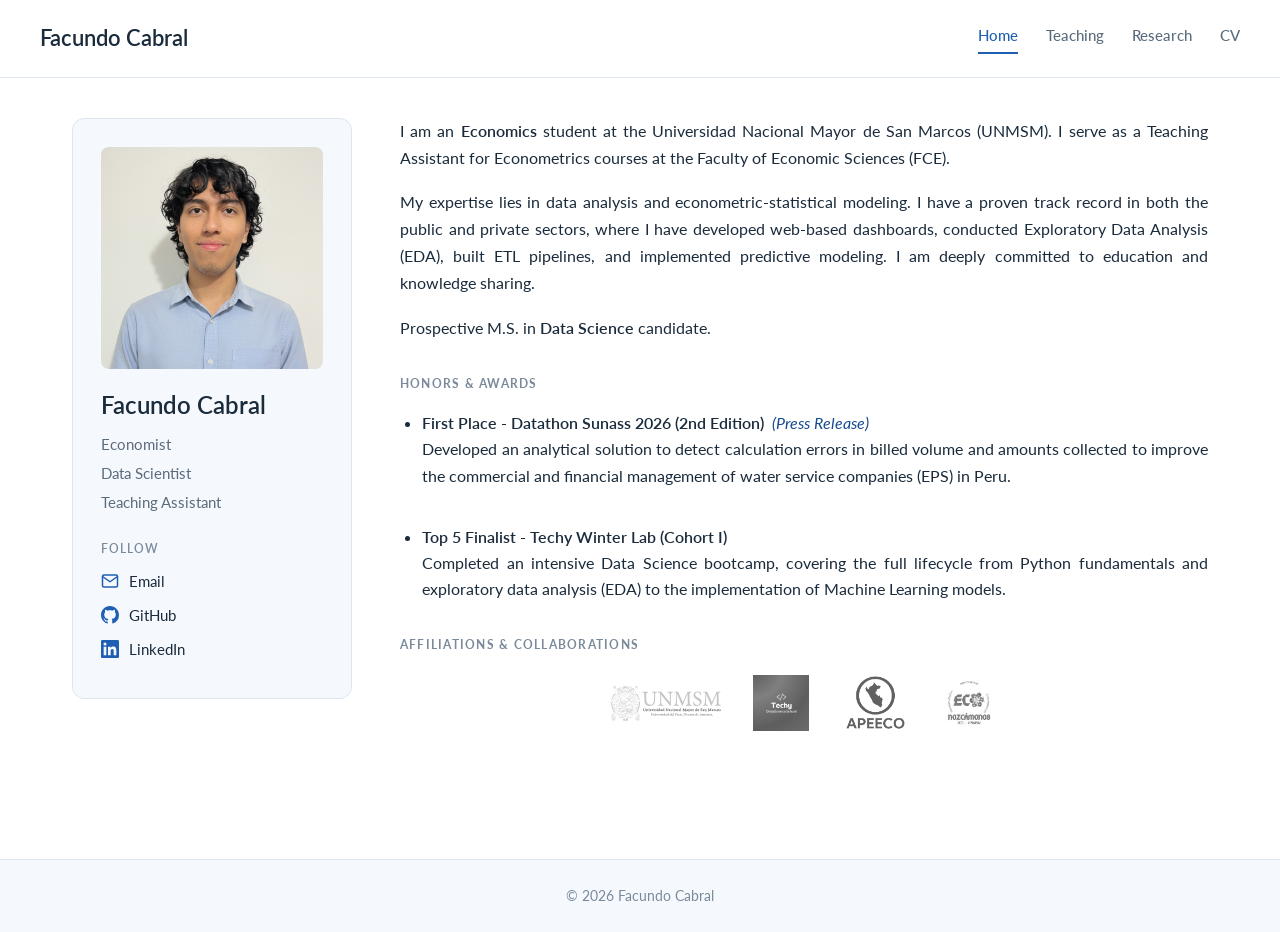
<file: index.html>
<!DOCTYPE html>
<html lang="es">
<head>
  <meta charset="UTF-8">
  <meta name="viewport" content="width=device-width, initial-scale=1.0">
  <title> Facundo Cabral</title>
  <meta name="description" content="Portfolio académico de Facundo Cabral. Investigación en Economía, Econometría y Machine Learning.">
  <link rel="icon" type="image/svg+xml" href="assets/favicon.png">
  <link rel="stylesheet" href="assets/css/styles.css">
</head>
<body>

  <header class="site-header">
    <div class="header-inner">
      <a href="index.html" class="site-title">Facundo Cabral</a>
      <nav class="site-nav">
        <a href="index.html" class="active">Home</a>
        <a href="teaching.html">Teaching</a>
        <a href="research.html">Research</a>
        <!--<a href="software.html">Software</a>-->
        <!--<a href="posts.html">Posts</a>-->
        <a href="cv.html">CV</a>
      </nav>
    </div>
  </header>

  <main class="page">

    <!-- ========== Sidebar ========== -->
    <aside class="sidebar">
      <div class="sidebar-photo">
        <img src="assets/images/profile.jpg" alt="Foto de Facundo Cabral">
      </div>
      <h2 class="sidebar-name">Facundo Cabral</h2>
      <ul class="sidebar-tags">
        <li>Economist</li>
        <li>Data Scientist</li>
        <li>Teaching Assistant</li>
      </ul>

      <div class="sidebar-section-label">Follow</div>
      <ul class="sidebar-links">
        <li>
          <a href="mailto:facundo.cabral.val@gmail.com">
            <svg viewBox="0 0 24 24" fill="none" stroke="currentColor" stroke-width="2" stroke-linecap="round" stroke-linejoin="round"><path d="M4 4h16c1.1 0 2 .9 2 2v12c0 1.1-.9 2-2 2H4c-1.1 0-2-.9-2-2V6c0-1.1.9-2 2-2z"/><polyline points="22,6 12,13 2,6"/></svg>
            Email
          </a>
        </li>
        <li>
          <a href="https://github.com/facundocabralvaldivia" target="_blank" rel="noopener">
            <svg viewBox="0 0 24 24" fill="currentColor"><path d="M12 0C5.37 0 0 5.37 0 12c0 5.31 3.435 9.795 8.205 11.385.6.105.825-.255.825-.57 0-.285-.015-1.23-.015-2.235-3.015.555-3.795-.735-4.035-1.41-.135-.345-.72-1.41-1.23-1.695-.42-.225-1.02-.78-.015-.795.945-.015 1.62.87 1.845 1.23 1.08 1.815 2.805 1.305 3.495.99.105-.78.42-1.305.765-1.605-2.67-.3-5.46-1.335-5.46-5.925 0-1.305.465-2.385 1.23-3.225-.12-.3-.54-1.53.12-3.18 0 0 1.005-.315 3.3 1.23.96-.27 1.98-.405 3-.405s2.04.135 3 .405c2.295-1.56 3.3-1.23 3.3-1.23.66 1.65.24 2.88.12 3.18.765.84 1.23 1.905 1.23 3.225 0 4.605-2.805 5.625-5.475 5.925.435.375.81 1.095.81 2.22 0 1.605-.015 2.895-.015 3.3 0 .315.225.69.825.57A12.02 12.02 0 0024 12c0-6.63-5.37-12-12-12z"/></svg>
            GitHub
          </a>
        </li>
        <li>
          <a href="https://www.linkedin.com/in/facundocabral/" target="_blank" rel="noopener">
            <svg viewBox="0 0 24 24" fill="currentColor"><path d="M20.447 20.452h-3.554v-5.569c0-1.328-.027-3.037-1.852-3.037-1.853 0-2.136 1.445-2.136 2.939v5.667H9.351V9h3.414v1.561h.046c.477-.9 1.637-1.85 3.37-1.85 3.601 0 4.267 2.37 4.267 5.455v6.286zM5.337 7.433a2.062 2.062 0 01-2.063-2.065 2.063 2.063 0 112.063 2.065zm1.782 13.019H3.555V9h3.564v11.452zM22.225 0H1.771C.792 0 0 .774 0 1.729v20.542C0 23.227.792 24 1.771 24h20.451C23.2 24 24 23.227 24 22.271V1.729C24 .774 23.2 0 22.222 0h.003z"/></svg>
            LinkedIn
          </a>
        </li>
      </ul>
    </aside>

    <!-- ========== Content ========== -->
    <section class="content">
      <p>
        I am an <strong>Economics</strong> student at the Universidad Nacional Mayor de San Marcos (UNMSM). 
        I serve as a Teaching Assistant for Econometrics courses at the Faculty of Economic Sciences (FCE).
      </p>
      <p>
        My expertise lies in data analysis and econometric-statistical modeling. 
        I have a proven track record in both the public and private sectors, where I have developed web-based dashboards, conducted Exploratory Data Analysis (EDA), built ETL pipelines, and implemented predictive modeling. 
        I am deeply committed to education and knowledge sharing.
      </p>
      <p>
        Prospective M.S. in <strong>Data Science</strong> candidate.
      </p>

      <div class="section-label">Honors &amp; Awards</div>

      <ul class="achievements-list">
        <li>
          <strong>First Place - Datathon Sunass 2026 (2nd Edition)</strong> 
          <a href="https://www.gob.pe/institucion/sunass/noticias/1386141-datathon-sunass-talento-universitario-crea-soluciones-inteligentes-para-mejorar-el-servicio-de-agua-potable" 
             target="new" 
             rel="noopener" 
             style="text-decoration: none; color: #154a8f; margin-left: 4px;">
             <em>(Press Release)</em>
          </a>
          <br>
          Developed an analytical solution to detect calculation errors in billed volume and amounts collected to improve the commercial and financial management of water service companies (EPS) in Peru.
        </li>
        
        <br> <li>
          <strong>Top 5 Finalist - Techy Winter Lab (Cohort I)</strong><br>
          Completed an intensive Data Science bootcamp, covering the full lifecycle from Python fundamentals and exploratory data analysis (EDA) to the implementation of Machine Learning models.
        </li>
      </ul>  
      


      <div class="section-label">Affiliations &amp; Collaborations</div>
      <div class="affiliations">
        <a  href="https://www.unmsm.edu.pe/" target="_blank" rel="noopener noreferrer">
          <img src="assets/images/unmsm.svg" class="affiliation-logo" alt="Universidad Pregrado">
        </a>
        <a href="https://www.linkedin.com/company/techyedtech/" target="_blank" rel="noopener noreferrer">
          <img src="assets/images/techyedtech.jpg" class="affiliation-logo" alt="Techy Edtech">
        </a>
        <a href="https://apeeco.org.pe/" target="_blank" rel="noopener noreferrer">
          <img src="assets/images/apeeco.png" class="affiliation-logo" alt="Voluntariado - APEECO">
        </a>
        <a href="https://www.linkedin.com/company/econozcamonosfce/" target="_blank" rel="noopener noreferrer">
          <img src="assets/images/econozcamonosfce.jpg" class="affiliation-logo" alt="Voluntariado - Econozcamonos">
        </a>

      </div>
    </section>

  </main>

  <footer class="site-footer">
    &copy; 2026 Facundo Cabral
  </footer>

</body>
</html>
</file>
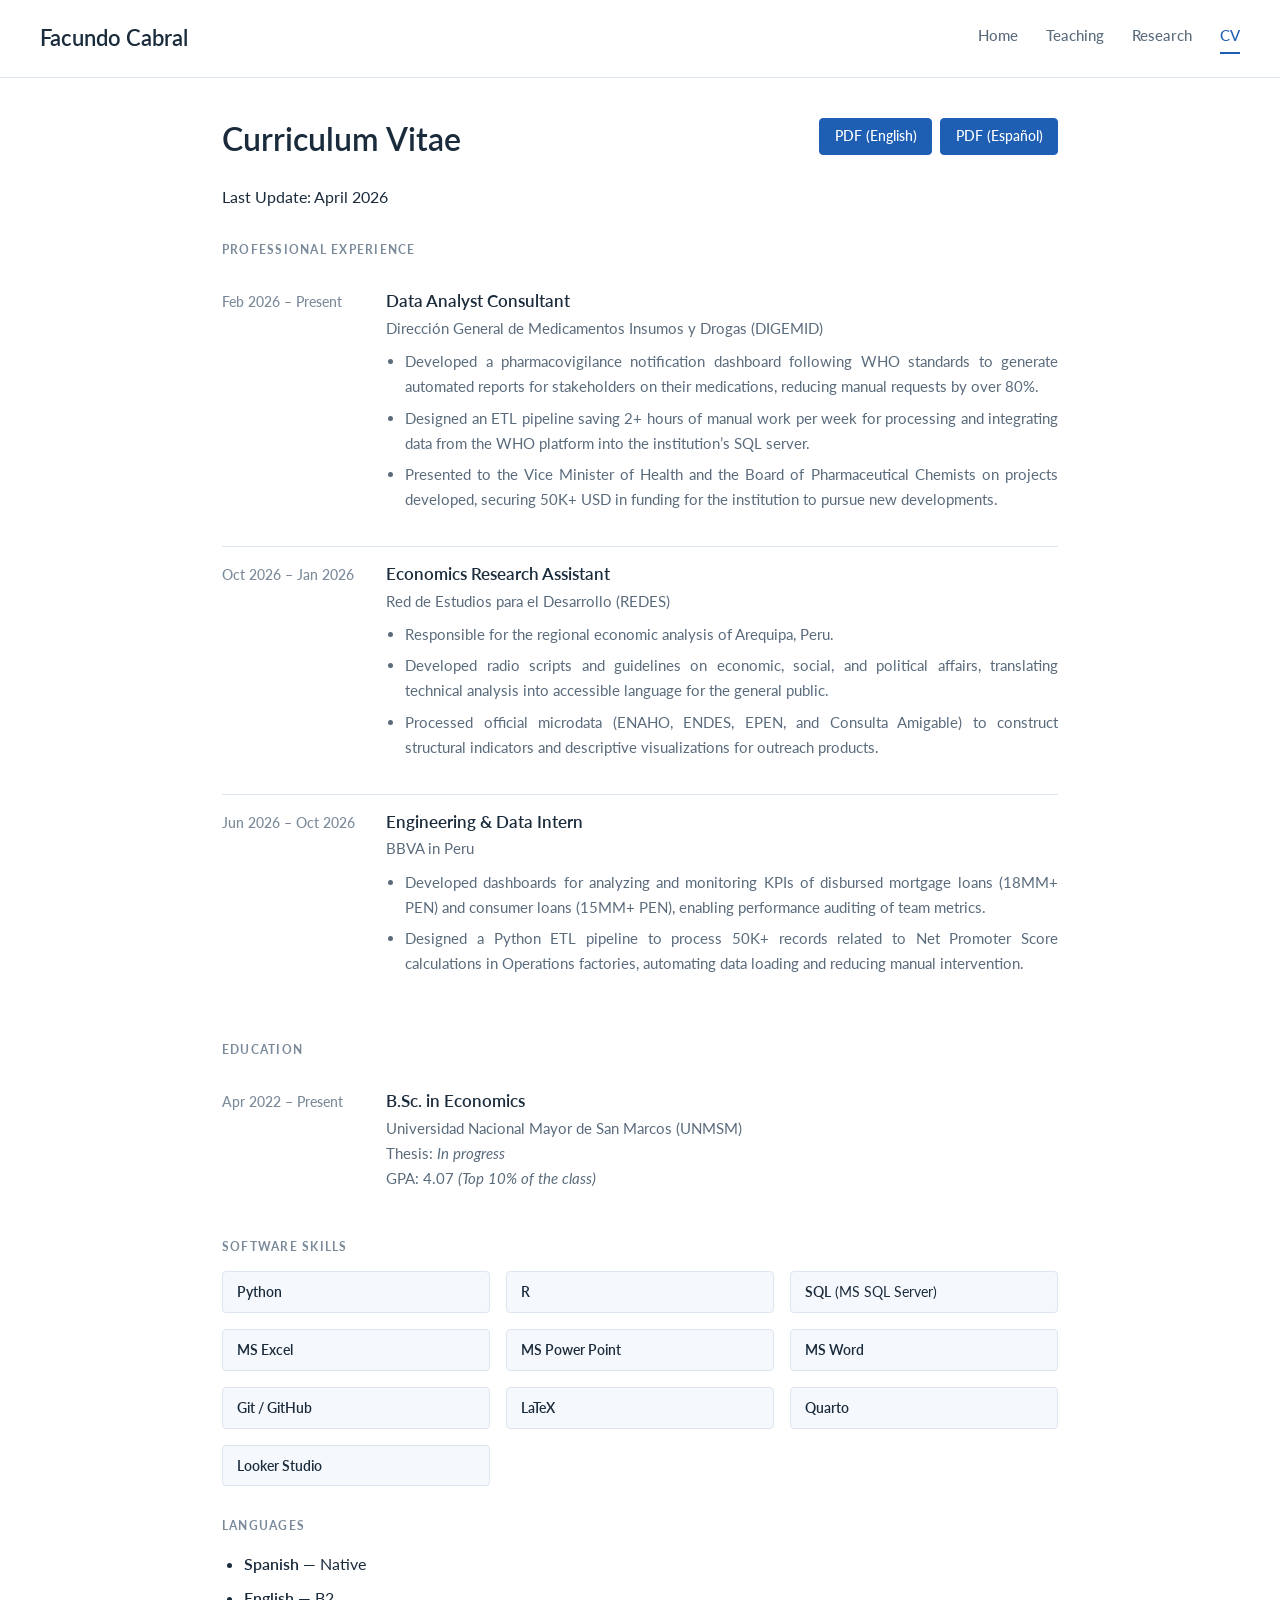
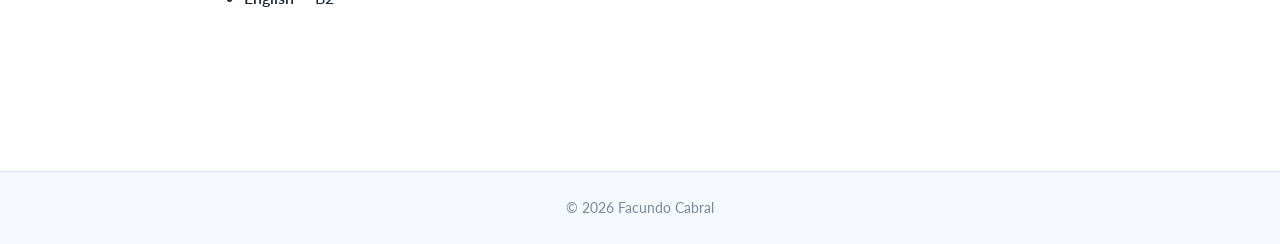
<file: cv.html>
<!DOCTYPE html>
<html lang="es">
<head>
  <meta charset="UTF-8">
  <meta name="viewport" content="width=device-width, initial-scale=1.0">
  <title>Facundo Cabral | CV</title>
  <meta name="description" content="Currículum Vitae de Facundo Cabral.">
  <link rel="icon" type="image/svg+xml" href="assets/favicon.png">
  <link rel="stylesheet" href="assets/css/styles.css">
</head>
<body>

  <header class="site-header">
    <div class="header-inner">
      <a href="index.html" class="site-title">Facundo Cabral</a>
      <nav class="site-nav">
        <a href="index.html">Home</a>
        <a href="teaching.html">Teaching</a>
        <a href="research.html">Research</a>
        <!--<a href="software.html">Software</a>-->
        <!--<a href="posts.html">Posts</a>-->
        <a href="cv.html" class="active">CV</a>
      </nav>
    </div>
  </header>

  <main class="page-single">

    <div style="display:flex;justify-content:space-between;align-items:flex-start;flex-wrap:wrap;gap:1rem;margin-bottom:1.5rem;">
      <h1 style="margin:0;">Curriculum Vitae</h1>
      <div style="display:flex;flex-wrap:wrap;gap:0.5rem;">
        <a href="assets/docs/cv_facundo_cabral_en_economia.pdf" target="_blank" rel="noopener noreferrer" class="btn btn-primary">PDF (English)</a>
        <a href="assets/docs/cv_facundo_cabral_es_economia.pdf" target="_blank" rel="noopener noreferrer" class="btn btn-primary">PDF (Español)</a>
      </div>
    </div>
    <p>Last Update: April 2026</p>

    <div class="cv-block">
      <h2 class="section-label">Professional Experience</h2>
      <div class="cv-entry">
        <div class="cv-date">Feb 2026 – Present</div>
        <div class="cv-detail">
          <div class="cv-detail">
            <h4>Data Analyst Consultant</h4>
            <p class="place">Dirección General de Medicamentos Insumos y Drogas (DIGEMID)</p>
            <ul class="cv-description">
                <li>Developed a pharmacovigilance notification dashboard following WHO standards to generate automated reports for stakeholders on their medications, reducing manual requests by over 80%.</li>
                <li>Designed an ETL pipeline saving 2+ hours of manual work per week for processing and integrating data from the WHO platform into the institution’s SQL server.</li>
                <li>Presented to the Vice Minister of Health and the Board of Pharmaceutical Chemists on projects developed, securing 50K+ USD in funding for the institution to pursue new developments.</li>
            </ul>
        </div>
        </div>
      </div>
      <div class="cv-entry">
        <div class="cv-date">Oct 2026 – Jan 2026</div>
        <div class="cv-detail">
          <h4>Economics Research Assistant</h4>
          <p class="place">Red de Estudios para el Desarrollo (REDES)</p>
          <ul class="cv-description">
              <li>Responsible for the regional economic analysis of Arequipa, Peru.</li>
              <li>Developed radio scripts and guidelines on economic, social, and political affairs, translating technical analysis into accessible language for the general public.</li>
              <li>Processed official microdata (ENAHO, ENDES, EPEN, and Consulta Amigable) to construct structural indicators and descriptive visualizations for outreach products.</li>
          </ul>
      </div>
      </div>
      <div class="cv-entry">
        <div class="cv-date">Jun 2026 – Oct 2026</div>
        <div class="cv-detail">
          <h4>Engineering &amp; Data Intern</h4>
          <p class="place">BBVA in Peru</p>
          <ul class="cv-description">
              <li>Developed dashboards for analyzing and monitoring KPIs of disbursed mortgage loans (18MM+ PEN) and consumer loans (15MM+ PEN), enabling performance auditing of team metrics.</li>
              <li>Designed a Python ETL pipeline to process 50K+ records related to Net Promoter Score calculations in Operations factories, automating data loading and reducing manual intervention.</li>
          </ul>
      </div>
      </div>
    </div>

    <div class="cv-block">
      <h2 class="section-label">Education</h2>
      <div class="cv-entry">
        <div class="cv-date">Apr 2022 – Present</div>
        <div class="cv-detail">
          <h4>B.Sc. in Economics</h4>
          <p>Universidad Nacional Mayor de San Marcos (UNMSM)</p>
          <p> Thesis: <em>In progress</em></p>
          <p> GPA: 4.07 <em>(Top 10% of the class)</em></p>
        </div>
      </div>
    </div>
    
    <div class="cv-block">
      <h2 class="section-label">Software Skills</h2>
      <div class="skills-grid">
        <div class="skill-tag"><strong>Python</strong></div>
        <div class="skill-tag"><strong>R</strong></div>
        <div class="skill-tag"><strong>SQL</strong> (MS SQL Server)</div>
        <div class="skill-tag"><strong>MS Excel</strong></div>
        <div class="skill-tag"><strong>MS Power Point</strong></div>
        <div class="skill-tag"><strong>MS Word</strong></div>
        <div class="skill-tag"><strong>Git / GitHub</strong></div>
        <div class="skill-tag"><strong>LaTeX</strong></div>
        <div class="skill-tag"><strong>Quarto</strong></div>
        <div class="skill-tag"><strong>Looker Studio</strong></div>
      </div>
    </div>

    <div class="cv-block">
      <h2 class="section-label">Languages</h2>
      <ul>
        <li><strong>Spanish</strong> — Native</li>
        <li><strong>English</strong> — B2</li>
      </ul>
    </div>

  </main>

  <footer class="site-footer">
    &copy; 2026 Facundo Cabral
  </footer>

</body>
</html>
</file>
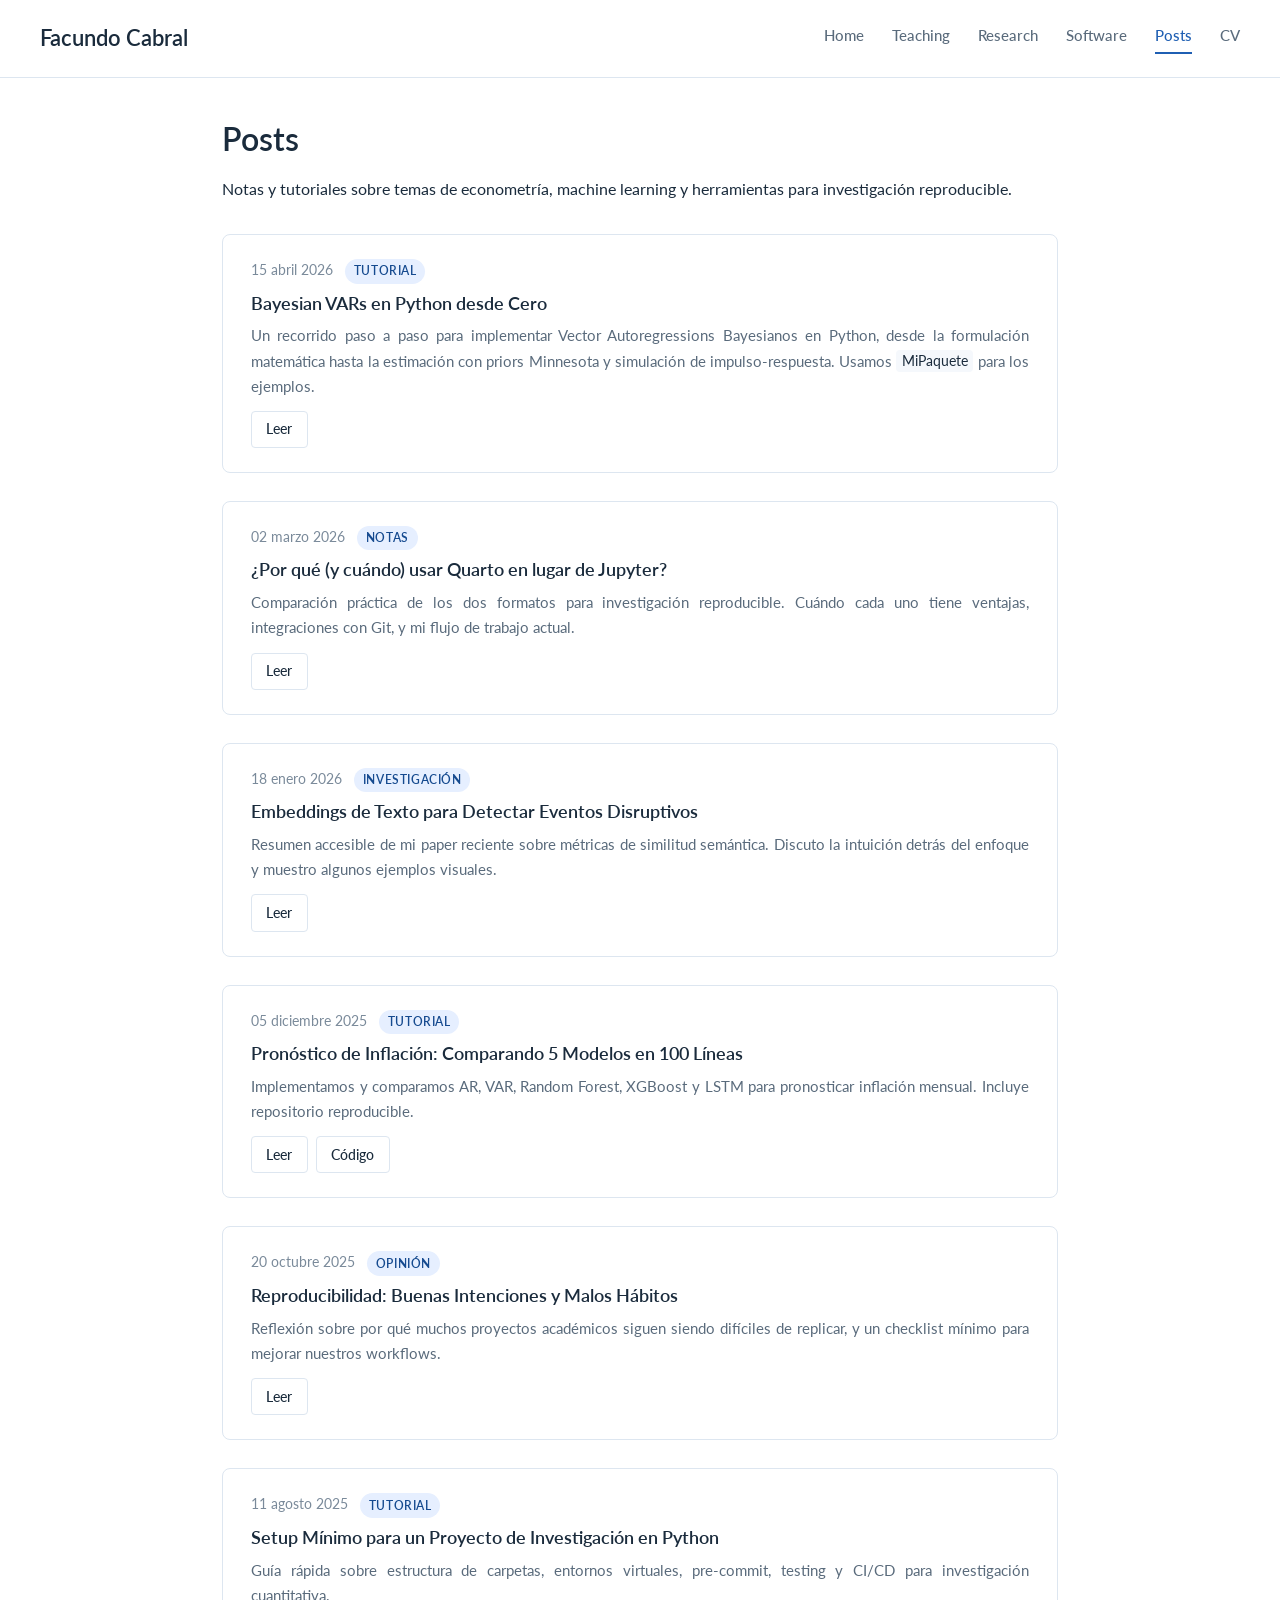
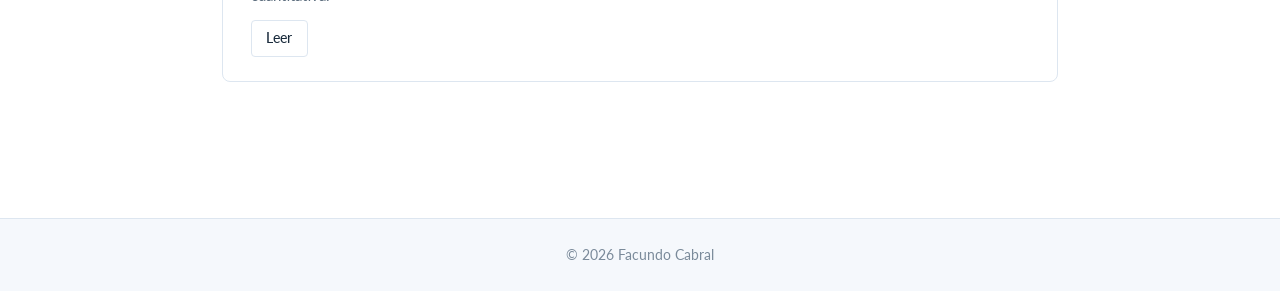
<file: posts.html>
<!DOCTYPE html>
<html lang="es">
<head>
  <meta charset="UTF-8">
  <meta name="viewport" content="width=device-width, initial-scale=1.0">
  <title>Posts — Facundo Cabral</title>
  <meta name="description" content="Blog posts y artículos técnicos.">
  <link rel="icon" type="image/svg+xml" href="assets/favicon.svg">
  <link rel="stylesheet" href="assets/css/styles.css">
</head>
<body>

  <header class="site-header">
    <div class="header-inner">
      <a href="index.html" class="site-title">Facundo Cabral</a>
      <nav class="site-nav">
        <a href="index.html">Home</a>
        <a href="teaching.html">Teaching</a>
        <a href="research.html">Research</a>
        <a href="software.html">Software</a>
        <a href="posts.html" class="active">Posts</a>
        <a href="cv.html">CV</a>
      </nav>
    </div>
  </header>

  <main class="page-single">

    <h1>Posts</h1>
    <p>Notas y tutoriales sobre temas de econometría, machine learning y herramientas para investigación reproducible.</p>

    <ul class="card-list" style="margin-top:2rem;">

      <li class="card">
        <div class="card-meta">
          <span>15 abril 2026</span>
          <span class="badge">Tutorial</span>
        </div>
        <h3 class="card-title"><a href="#" style="color:inherit;border-bottom:none;">Bayesian VARs en Python desde Cero</a></h3>
        <p class="card-description">Un recorrido paso a paso para implementar Vector Autoregressions Bayesianos en Python, desde la formulación matemática hasta la estimación con priors Minnesota y simulación de impulso-respuesta. Usamos <code>MiPaquete</code> para los ejemplos.</p>
        <div class="card-actions">
          <a href="#" class="btn">Leer</a>
        </div>
      </li>

      <li class="card">
        <div class="card-meta">
          <span>02 marzo 2026</span>
          <span class="badge">Notas</span>
        </div>
        <h3 class="card-title"><a href="#" style="color:inherit;border-bottom:none;">¿Por qué (y cuándo) usar Quarto en lugar de Jupyter?</a></h3>
        <p class="card-description">Comparación práctica de los dos formatos para investigación reproducible. Cuándo cada uno tiene ventajas, integraciones con Git, y mi flujo de trabajo actual.</p>
        <div class="card-actions">
          <a href="#" class="btn">Leer</a>
        </div>
      </li>

      <li class="card">
        <div class="card-meta">
          <span>18 enero 2026</span>
          <span class="badge">Investigación</span>
        </div>
        <h3 class="card-title"><a href="#" style="color:inherit;border-bottom:none;">Embeddings de Texto para Detectar Eventos Disruptivos</a></h3>
        <p class="card-description">Resumen accesible de mi paper reciente sobre métricas de similitud semántica. Discuto la intuición detrás del enfoque y muestro algunos ejemplos visuales.</p>
        <div class="card-actions">
          <a href="#" class="btn">Leer</a>
        </div>
      </li>

      <li class="card">
        <div class="card-meta">
          <span>05 diciembre 2025</span>
          <span class="badge">Tutorial</span>
        </div>
        <h3 class="card-title"><a href="#" style="color:inherit;border-bottom:none;">Pronóstico de Inflación: Comparando 5 Modelos en 100 Líneas</a></h3>
        <p class="card-description">Implementamos y comparamos AR, VAR, Random Forest, XGBoost y LSTM para pronosticar inflación mensual. Incluye repositorio reproducible.</p>
        <div class="card-actions">
          <a href="#" class="btn">Leer</a>
          <a href="#" class="btn">Código</a>
        </div>
      </li>

      <li class="card">
        <div class="card-meta">
          <span>20 octubre 2025</span>
          <span class="badge">Opinión</span>
        </div>
        <h3 class="card-title"><a href="#" style="color:inherit;border-bottom:none;">Reproducibilidad: Buenas Intenciones y Malos Hábitos</a></h3>
        <p class="card-description">Reflexión sobre por qué muchos proyectos académicos siguen siendo difíciles de replicar, y un checklist mínimo para mejorar nuestros workflows.</p>
        <div class="card-actions">
          <a href="#" class="btn">Leer</a>
        </div>
      </li>

      <li class="card">
        <div class="card-meta">
          <span>11 agosto 2025</span>
          <span class="badge">Tutorial</span>
        </div>
        <h3 class="card-title"><a href="#" style="color:inherit;border-bottom:none;">Setup Mínimo para un Proyecto de Investigación en Python</a></h3>
        <p class="card-description">Guía rápida sobre estructura de carpetas, entornos virtuales, pre-commit, testing y CI/CD para investigación cuantitativa.</p>
        <div class="card-actions">
          <a href="#" class="btn">Leer</a>
        </div>
      </li>

    </ul>

  </main>

  <footer class="site-footer">
    &copy; 2026 Facundo Cabral</a>
  </footer>

</body>
</html>
</file>
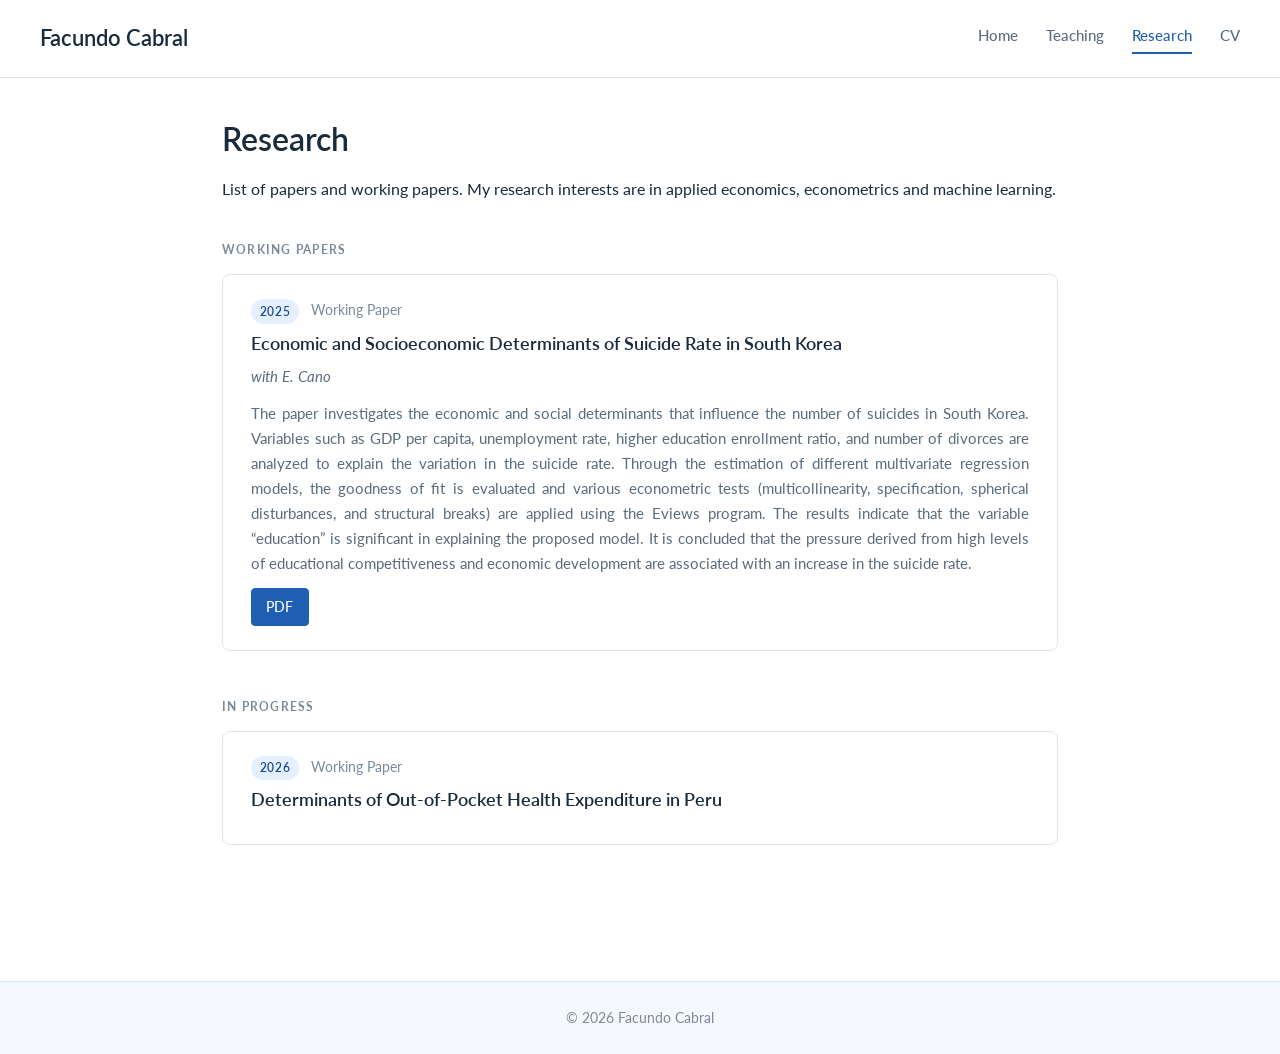
<file: research.html>
<!DOCTYPE html>
<html lang="es">
<head>
  <meta charset="UTF-8">
  <meta name="viewport" content="width=device-width, initial-scale=1.0">
  <title>Research — Facundo Cabral</title>
  <meta name="description" content="Working papers, publicaciones y proyectos de investigación.">
  <link rel="icon" type="image/svg+xml" href="assets/favicon.svg">
  <link rel="stylesheet" href="assets/css/styles.css">
</head>
<body>

  <header class="site-header">
    <div class="header-inner">
      <a href="index.html" class="site-title">Facundo Cabral</a>
      <nav class="site-nav">
        <a href="index.html">Home</a>
        <a href="teaching.html">Teaching</a>
        <a href="research.html" class="active">Research</a>
        <!--<a href="software.html">Software</a>-->
        <!--<a href="posts.html">Posts</a>-->
        <a href="cv.html">CV</a>
      </nav>
    </div>
  </header>

  <main class="page-single">

    <h1>Research</h1>
    <p>List of papers and working papers. My research interests are in applied economics, econometrics and machine learning.</p>

    <h2 class="section-label" style="margin-top:2.5rem;">Working Papers</h2>
    <ul class="card-list">

      <li class="card">
        <div class="card-meta">
          <span class="badge">2025</span>
          <span>Working Paper</span>
        </div>
        <h3 class="card-title">Economic and Socioeconomic Determinants of Suicide Rate in South Korea</h3>
        <p class="card-subtitle">with E. Cano</p>
        <p class="card-description">The paper investigates the economic and social determinants that influence the number of suicides in South Korea. Variables such as GDP per capita, unemployment rate, higher education enrollment ratio, and number of divorces are analyzed to explain the variation in the suicide rate. Through the estimation of different multivariate regression models, the goodness of fit is evaluated and various econometric tests (multicollinearity, specification, spherical disturbances, and structural breaks) are applied using the Eviews program. The results indicate that the variable “education” is significant in explaining the proposed model. It is concluded that the pressure derived from high levels of educational competitiveness and economic development are associated with an increase in the suicide rate.</p>
        <div class="card-actions">
          <a href="assets/docs/MS_Paper_01.pdf" target="_blank" rel="noopener noreferrer" class="btn btn-primary">PDF</a>
        </div>
      </li>
    </ul>
    <h2 class="section-label" style="margin-top:2.5rem;">In Progress</h2>
    <ul class="card-list">

      <li class="card">
        <div class="card-meta">
          <span class="badge">2026</span>
          <span>Working Paper</span>
        </div>
        <h3 class="card-title">Determinants of Out-of-Pocket Health Expenditure in Peru</h3>
      </li>
    </ul>
  </main>

  <footer class="site-footer">
    &copy; 2026 Facundo Cabral</a>
  </footer>

</body>
</html>
</file>
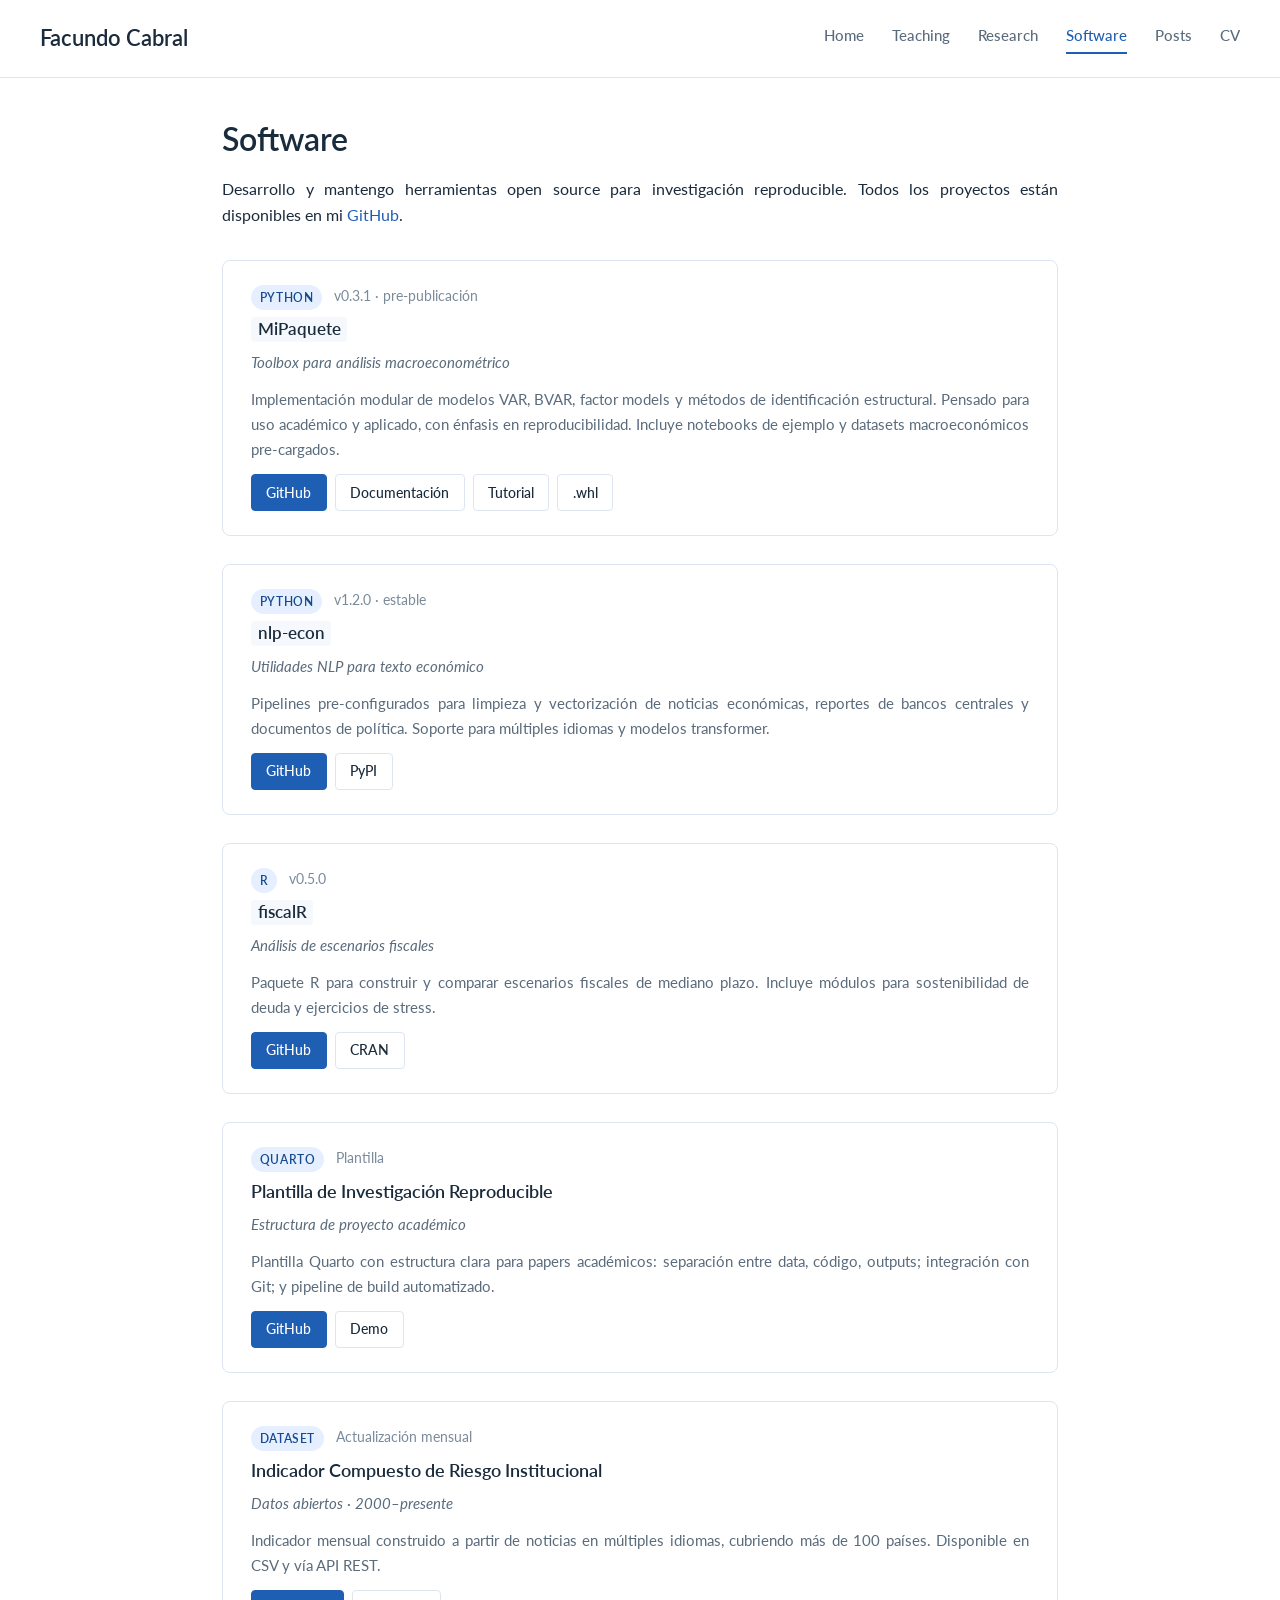
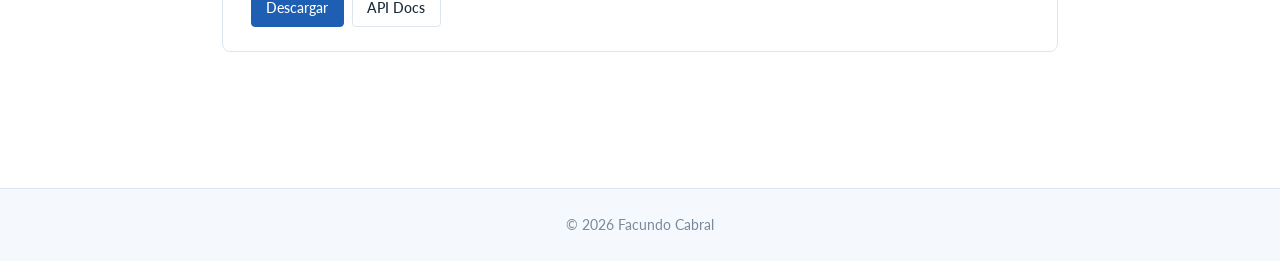
<file: software.html>
<!DOCTYPE html>
<html lang="es">
<head>
  <meta charset="UTF-8">
  <meta name="viewport" content="width=device-width, initial-scale=1.0">
  <title>Software — Facundo Cabral</title>
  <meta name="description" content="Paquetes, librerías y proyectos open source.">
  <link rel="icon" type="image/svg+xml" href="assets/favicon.svg">
  <link rel="stylesheet" href="assets/css/styles.css">
</head>
<body>

  <header class="site-header">
    <div class="header-inner">
      <a href="index.html" class="site-title">Facundo Cabral</a>
      <nav class="site-nav">
        <a href="index.html">Home</a>
        <a href="teaching.html">Teaching</a>
        <a href="research.html">Research</a>
        <a href="software.html" class="active">Software</a>
        <a href="posts.html">Posts</a>
        <a href="cv.html">CV</a>
      </nav>
    </div>
  </header>

  <main class="page-single">

    <h1>Software</h1>
    <p>Desarrollo y mantengo herramientas open source para investigación reproducible. Todos los proyectos están disponibles en mi <a href="https://github.com/tu-usuario" target="_blank" rel="noopener">GitHub</a>.</p>

    <ul class="card-list" style="margin-top:2rem;">

      <li class="card">
        <div class="card-meta">
          <span class="badge">Python</span>
          <span>v0.3.1 · pre-publicación</span>
        </div>
        <h3 class="card-title"><code>MiPaquete</code></h3>
        <p class="card-subtitle">Toolbox para análisis macroeconométrico</p>
        <p class="card-description">Implementación modular de modelos VAR, BVAR, factor models y métodos de identificación estructural. Pensado para uso académico y aplicado, con énfasis en reproducibilidad. Incluye notebooks de ejemplo y datasets macroeconómicos pre-cargados.</p>
        <div class="card-actions">
          <a href="#" class="btn btn-primary">GitHub</a>
          <a href="#" class="btn">Documentación</a>
          <a href="#" class="btn">Tutorial</a>
          <a href="#" class="btn">.whl</a>
        </div>
      </li>

      <li class="card">
        <div class="card-meta">
          <span class="badge">Python</span>
          <span>v1.2.0 · estable</span>
        </div>
        <h3 class="card-title"><code>nlp-econ</code></h3>
        <p class="card-subtitle">Utilidades NLP para texto económico</p>
        <p class="card-description">Pipelines pre-configurados para limpieza y vectorización de noticias económicas, reportes de bancos centrales y documentos de política. Soporte para múltiples idiomas y modelos transformer.</p>
        <div class="card-actions">
          <a href="#" class="btn btn-primary">GitHub</a>
          <a href="#" class="btn">PyPI</a>
        </div>
      </li>

      <li class="card">
        <div class="card-meta">
          <span class="badge">R</span>
          <span>v0.5.0</span>
        </div>
        <h3 class="card-title"><code>fiscalR</code></h3>
        <p class="card-subtitle">Análisis de escenarios fiscales</p>
        <p class="card-description">Paquete R para construir y comparar escenarios fiscales de mediano plazo. Incluye módulos para sostenibilidad de deuda y ejercicios de stress.</p>
        <div class="card-actions">
          <a href="#" class="btn btn-primary">GitHub</a>
          <a href="#" class="btn">CRAN</a>
        </div>
      </li>

      <li class="card">
        <div class="card-meta">
          <span class="badge">Quarto</span>
          <span>Plantilla</span>
        </div>
        <h3 class="card-title">Plantilla de Investigación Reproducible</h3>
        <p class="card-subtitle">Estructura de proyecto académico</p>
        <p class="card-description">Plantilla Quarto con estructura clara para papers académicos: separación entre data, código, outputs; integración con Git; y pipeline de build automatizado.</p>
        <div class="card-actions">
          <a href="#" class="btn btn-primary">GitHub</a>
          <a href="#" class="btn">Demo</a>
        </div>
      </li>

      <li class="card">
        <div class="card-meta">
          <span class="badge">Dataset</span>
          <span>Actualización mensual</span>
        </div>
        <h3 class="card-title">Indicador Compuesto de Riesgo Institucional</h3>
        <p class="card-subtitle">Datos abiertos · 2000–presente</p>
        <p class="card-description">Indicador mensual construido a partir de noticias en múltiples idiomas, cubriendo más de 100 países. Disponible en CSV y vía API REST.</p>
        <div class="card-actions">
          <a href="#" class="btn btn-primary">Descargar</a>
          <a href="#" class="btn">API Docs</a>
        </div>
      </li>

    </ul>

  </main>

  <footer class="site-footer">
    &copy; 2026 Facundo Cabral</a>
  </footer>

</body>
</html>
</file>
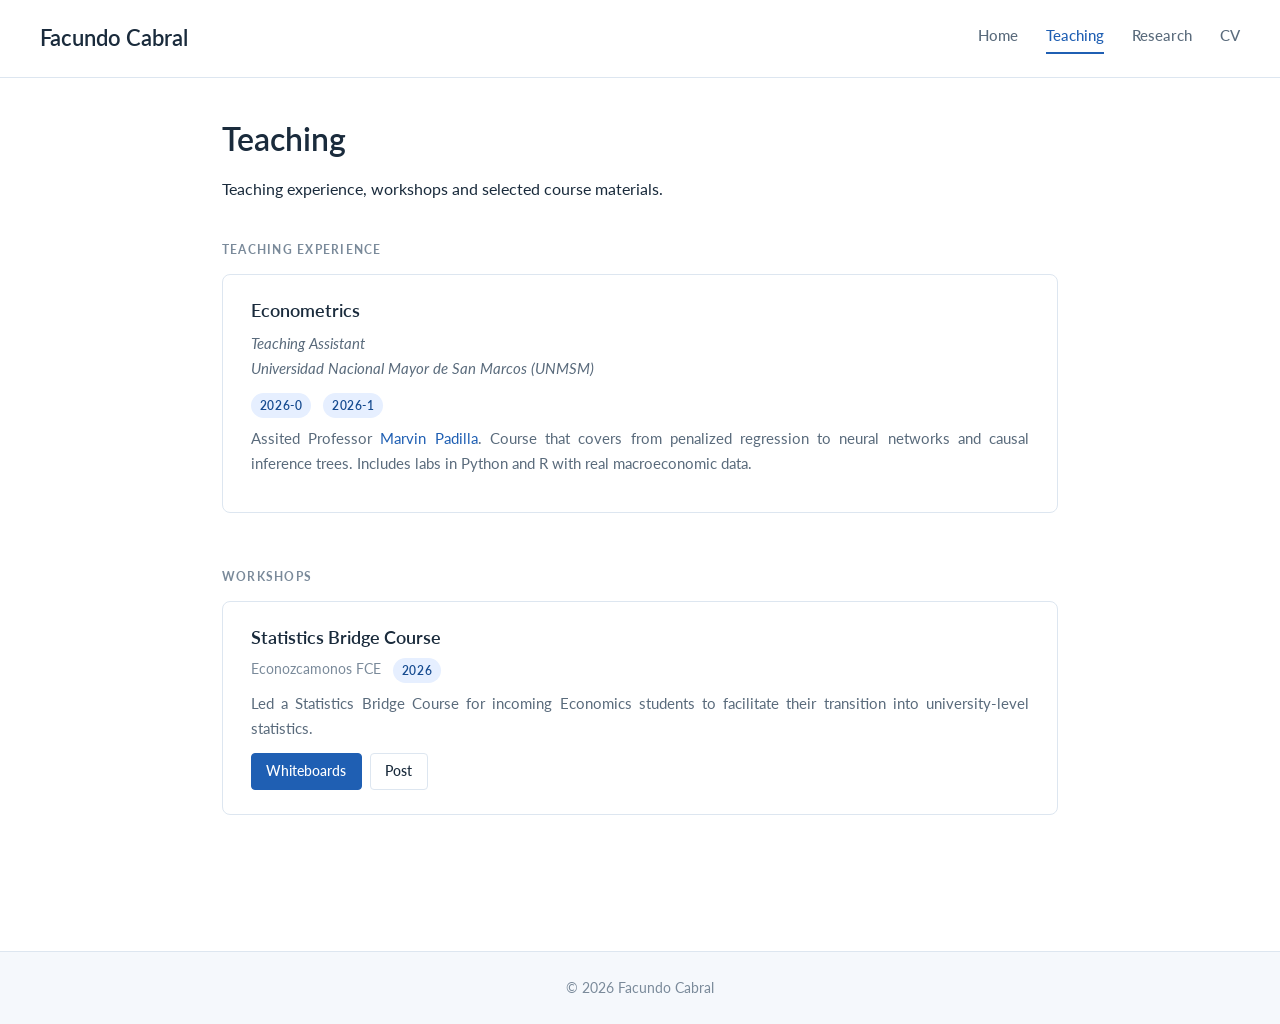
<file: teaching.html>
<!DOCTYPE html>
<html lang="es">
<head>
  <meta charset="UTF-8">
  <meta name="viewport" content="width=device-width, initial-scale=1.0">
  <title>Facundo Cabral | Teaching</title>
  <meta name="description" content="Cursos impartidos, materiales y supervisión de tesis.">
  <link rel="icon" type="image/svg+xml" href="assets/favicon.png">
  <link rel="stylesheet" href="assets/css/styles.css">
</head>
<body>

  <header class="site-header">
    <div class="header-inner">
      <a href="index.html" class="site-title">Facundo Cabral</a>
      <nav class="site-nav">
        <a href="index.html">Home</a>
        <a href="teaching.html" class="active">Teaching</a>
        <a href="research.html">Research</a>
        <!--<a href="software.html">Software</a>-->
        <!--<a href="posts.html">Posts</a>-->
        <a href="cv.html">CV</a>
      </nav>
    </div>
  </header>

  <main class="page-single">

    <h1>Teaching</h1>
    <p>Teaching experience, workshops and selected course materials.</p>

    <h2 class="section-label" style="margin-top:2.5rem;">Teaching Experience</h2>
    <ul class="card-list">

      <li class="card">
        <h3 class="card-title">Econometrics</h3>
        <p class="card-subtitle">Teaching Assistant <br> Universidad Nacional Mayor de San Marcos (UNMSM)</p>
        <div class="card-meta">
          <span class="badge">2026-0</span>
          <span class="badge">2026-1</span>
        </div>
        <p class="card-description">Assited Professor <a href="https://www.linkedin.com/in/marvin-brayan-padilla-trujillo-45094123/" target="_blank" rel="noopener noreferrer">Marvin Padilla</a>. Course that covers from penalized regression to neural networks and causal inference trees. Includes labs in Python and R with real macroeconomic data.</p>
      </li>

    </ul>

    <h2 class="section-label" style="margin-top:3rem;">Workshops</h2>
    <ul class="card-list">

      <li class="card">
        <h3 class="card-title">Statistics Bridge Course</h3>
        <div class="card-meta">
          <span>Econozcamonos FCE</span>
          <span class="badge">2026</span>
        </div>
        <p class="card-description">Led a Statistics Bridge Course for incoming Economics students to facilitate their transition into university-level statistics.</p>
        <div class="card-actions">
          <a href="assets/docs/econoz_est_2026.pdf" target="_blank" rel="noopener noreferrer" class="btn btn-primary">Whiteboards</a>
          <a href="https://www.linkedin.com/posts/hace-unas-semanas-un-grupo-de-estudiantes-ugcPost-7448166431717928960-8-c2?utm_source=share&utm_medium=member_desktop&rcm=ACoAAF1DctsBCSJWQkw-9v2GxSAQFfGjQmQ79wI" target="_blank" rel="noopener noreferrer" class="btn">Post</a>
        </div>
      </li>

    </ul>

  </main>

  <footer class="site-footer">
    &copy; 2026 Facundo Cabral
  </footer>

</body>
</html>
</file>
<file: assets/css/styles.css>
@import url("https://fonts.googleapis.com/css2?family=Lato:ital,wght@0,300;0,400;0,700;0,900;1,300;1,400;1,700&display=swap");

/* =========================================================
   Portfolio – Professional Blue Theme
   ========================================================= */

:root {
  --color-bg: #ffffff;
  --color-surface: #f5f8fc;
  --color-surface-alt: #eef3fa;
  --color-border: #dde6f0;
  --color-text: #1a2b3c;
  --color-text-muted: #5a6b7c;
  --color-text-soft: #7a8a9a;
  --color-accent: #1f5fb3;
  --color-accent-hover: #154a8f;
  --color-accent-soft: #e6efff;

  --font-serif: "Lato", -apple-system, BlinkMacSystemFont, "Segoe UI", sans-serif;
  --font-sans: "Lato", -apple-system, BlinkMacSystemFont, "Segoe UI", sans-serif;
  --font-mono: "Lato", -apple-system, BlinkMacSystemFont, "Segoe UI", sans-serif;

  --max-width: 1200px;
  --sidebar-width: 280px;

  --radius-sm: 4px;
  --radius-md: 8px;
  --radius-lg: 12px;

  --shadow-sm: 0 1px 2px rgba(26, 43, 60, 0.04);
  --shadow-md: 0 4px 12px rgba(26, 43, 60, 0.08);
}

* {
  box-sizing: border-box;
}

html {
  scroll-behavior: smooth;
}

body {
  margin: 0;
  padding: 0;
  font-family: var(--font-sans);
  font-size: 16px;
  line-height: 1.65;
  color: var(--color-text);
  background-color: var(--color-bg);
  -webkit-font-smoothing: antialiased;
  -moz-osx-font-smoothing: grayscale;
}

/* =========================================================
   Typography
   ========================================================= */

h1, h2, h3, h4, h5, h6 {
  font-family: var(--font-serif);
  font-weight: 600;
  color: var(--color-text);
  margin-top: 0;
  line-height: 1.3;
}

h1 { font-size: 2rem; margin-bottom: 1rem; }
h2 { font-size: 1.6rem; margin-bottom: 0.85rem; }
h3 { font-size: 1.25rem; margin-bottom: 0.6rem; }
h4 { font-size: 1.05rem; margin-bottom: 0.5rem; }

p {
  margin: 0 0 1.1rem;
  text-align: justify;
}

a {
  color: var(--color-accent);
  text-decoration: none;
  border-bottom: 1px solid transparent;
  transition: color 0.15s ease, border-color 0.15s ease;
}

a:hover {
  color: var(--color-accent-hover);
  border-bottom-color: var(--color-accent-hover);
}

code {
  font-family: var(--font-mono);
  font-size: 0.9em;
  background: var(--color-surface);
  padding: 0.15em 0.4em;
  border-radius: var(--radius-sm);
  color: var(--color-text);
}

ul {
  padding-left: 1.4rem;
  margin: 0 0 1.1rem;
  text-align: justify;
}

ul li {
  margin-bottom: 0.5rem;
}

em { font-style: italic; }
strong { font-weight: 600; }

/* =========================================================
   Layout
   ========================================================= */

.site-header {
  background: var(--color-bg);
  border-bottom: 1px solid var(--color-border);
  padding: 1.25rem 2rem;
  position: sticky;
  top: 0;
  z-index: 100;
  backdrop-filter: blur(8px);
  background: rgba(255, 255, 255, 0.92);
}

.header-inner {
  max-width: var(--max-width);
  margin: 0 auto;
  display: flex;
  align-items: center;
  justify-content: space-between;
  gap: 1.5rem;
}

.site-title {
  font-family: var(--font-serif);
  font-size: 1.4rem;
  font-weight: 600;
  color: var(--color-text);
  border-bottom: none;
}

.site-title:hover {
  color: var(--color-accent);
  border-bottom: none;
}

.site-nav {
  display: flex;
  gap: 1.75rem;
}

.site-nav a {
  color: var(--color-text-muted);
  font-size: 0.95rem;
  font-weight: 500;
  border-bottom: 2px solid transparent;
  padding-bottom: 0.25rem;
}

.site-nav a:hover,
.site-nav a.active {
  color: var(--color-accent);
  border-bottom-color: var(--color-accent);
}

/* Main wrapper */

.page {
  max-width: var(--max-width);
  margin: 0 auto;
  padding: 2.5rem 2rem 4rem;
  display: grid;
  grid-template-columns: var(--sidebar-width) 1fr;
  gap: 3rem;
}

.page-single {
  max-width: 900px;
  margin: 0 auto;
  padding: 2.5rem 2rem 4rem;
}

/* =========================================================
   Sidebar
   ========================================================= */

.sidebar {
  background: var(--color-surface);
  border: 1px solid var(--color-border);
  border-radius: var(--radius-lg);
  padding: 1.75rem;
  position: sticky;
  top: 6rem;
  align-self: start;
}

.sidebar-photo {
  width: 100%;
  aspect-ratio: 1;
  border-radius: var(--radius-md);
  background: var(--color-accent-soft);
  margin-bottom: 1.25rem;
  overflow: hidden;
  display: block;
}

.sidebar-photo img {
  width: 100%;
  height: 100%;
  object-fit: cover;
  display: block;
}

.sidebar-name {
  font-family: var(--font-serif);
  font-size: 1.5rem;
  font-weight: 600;
  margin: 0 0 0.75rem;
  color: var(--color-text);
}

.sidebar-tags {
  list-style: none;
  padding: 0;
  margin: 0 0 1.5rem;
  font-size: 0.95rem;
  color: var(--color-text-muted);
}

.sidebar-tags li {
  margin-bottom: 0.25rem;
}

.sidebar-section-label {
  font-size: 0.75rem;
  font-weight: 600;
  letter-spacing: 0.08em;
  text-transform: uppercase;
  color: var(--color-text-soft);
  margin-bottom: 0.6rem;
}

.sidebar-links {
  list-style: none;
  padding: 0;
  margin: 0;
}

.sidebar-links li {
  margin-bottom: 0.55rem;
}

.sidebar-links a {
  display: flex;
  align-items: center;
  gap: 0.6rem;
  color: var(--color-text);
  font-size: 0.95rem;
  border-bottom: none;
}

.sidebar-links a:hover {
  color: var(--color-accent);
}

.sidebar-links svg {
  width: 18px;
  height: 18px;
  flex-shrink: 0;
  color: var(--color-accent);
}

/* =========================================================
   Content
   ========================================================= */

.content {
  min-width: 0;
}

.content p {
  font-size: 1.02rem;
  color: var(--color-text);
}

.section {
  margin-bottom: 3rem;
}

.section-label {
  font-size: 0.78rem;
  font-weight: 700;
  letter-spacing: 0.1em;
  text-transform: uppercase;
  color: var(--color-text-soft);
  margin: 2rem 0 1rem;
}

/* Affiliations row */

.affiliations {
  display: flex;
  flex-wrap: wrap;
  align-items: center;
  justify-content: center;
  gap: 2rem;
  margin-top: 20px;
}

/* Agregamos esto para quitar la línea del enlace */
.affiliations a {
  text-decoration: none;
  border-bottom: none;
  display: inline-block;
}

.affiliation-logo {
  height: 56px;
  width: auto;
  max-width: 110px;
  object-fit: contain;
  opacity: 0.65;
  filter: grayscale(100%);
  transition: opacity 0.2s, filter 0.2s, transform 0.2s;
  /* Asegura que no haya bordes fantasmas */
  border: none; 
  display: block; 
}

.affiliation-logo:hover {
  opacity: 1;
  filter: grayscale(0%);
  transform: scale(1.05); /* Un ligero toque para que se sienta interactivo */
}

/* Card list (papers, posts, software) */

.card-list {
  list-style: none;
  padding: 0;
  margin: 0;
  display: flex;
  flex-direction: column;
  gap: 1.25rem;
}

.card {
  background: var(--color-bg);
  border: 1px solid var(--color-border);
  border-radius: var(--radius-md);
  padding: 1.5rem 1.75rem;
  transition: border-color 0.2s, box-shadow 0.2s;
}

.card:hover {
  border-color: var(--color-accent);
  box-shadow: var(--shadow-md);
}

.card-meta {
  font-size: 0.85rem;
  color: var(--color-text-soft);
  margin-bottom: 0.5rem;
  display: flex;
  flex-wrap: wrap;
  gap: 0.75rem;
}

.card-meta .badge {
  background: var(--color-accent-soft);
  color: var(--color-accent-hover);
  padding: 0.15rem 0.55rem;
  border-radius: 999px;
  font-size: 0.75rem;
  font-weight: 600;
  text-transform: uppercase;
  letter-spacing: 0.05em;
}

.card-title {
  font-family: var(--font-serif);
  font-size: 1.15rem;
  font-weight: 600;
  margin: 0 0 0.5rem;
  color: var(--color-text);
}

.card-subtitle {
  font-size: 0.95rem;
  color: var(--color-text-muted);
  margin: 0 0 0.75rem;
  font-style: italic;
}

.card-description {
  font-size: 0.95rem;
  color: var(--color-text-muted);
  margin: 0 0 0.75rem;
}

.card-actions {
  display: flex;
  flex-wrap: wrap;
  gap: 0.5rem;
  margin-top: 0.75rem;
}

.btn {
  display: inline-block;
  padding: 0.4rem 0.9rem;
  border-radius: var(--radius-sm);
  font-size: 0.85rem;
  font-weight: 500;
  border: 1px solid var(--color-border);
  background: var(--color-bg);
  color: var(--color-text);
  cursor: pointer;
  transition: all 0.15s ease;
  text-decoration: none;
  border-bottom: 1px solid var(--color-border);
}

.btn:hover {
  background: var(--color-accent);
  color: white;
  border-color: var(--color-accent);
}

.btn-primary {
  background: var(--color-accent);
  color: white;
  border-color: var(--color-accent);
}

.btn-primary:hover {
  background: var(--color-accent-hover);
  border-color: var(--color-accent-hover);
  color: white;
}

/* Recent Updates list */

.updates {
  list-style: disc;
  padding-left: 1.4rem;
  margin: 0;
}

.updates li {
  margin-bottom: 0.85rem;
  color: var(--color-text);
  font-size: 1.02rem;
}

/* CV layout */

.cv-block {
  margin-bottom: 2rem;
}

.cv-entry {
  display: grid;
  grid-template-columns: 140px 1fr;
  gap: 1.5rem;
  padding: 1rem 0;
  border-bottom: 1px solid var(--color-border);
}

.cv-entry:last-child {
  border-bottom: none;
}

.cv-date {
  font-size: 0.9rem;
  color: var(--color-text-soft);
  font-weight: 500;
}

.cv-detail h4 {
  margin: 0 0 0.25rem;
  font-family: var(--font-sans);
  font-size: 1.05rem;
  font-weight: 600;
}

.cv-detail .place {
  color: var(--color-text-muted);
  font-size: 0.95rem;
  margin: 0 0 0.4rem;
}

.cv-detail p {
  font-size: 0.95rem;
  color: var(--color-text-muted);
  margin: 0;
}

.cv-description {
  padding-left: 1.2rem; /* Reduce el espacio a la izquierda */
  margin-top: 0.5rem;   /* Espacio entre el nombre del lugar y la lista */
}

.cv-description li {
  font-size: 0.95rem;   /* Tamaño adecuado para descripciones de CV */
  color: var(--color-text-muted);
  margin-bottom: 0.4rem;
  text-align: justify;  /* Mantiene el estilo justificado que pediste */
}

.skills-grid {
  display: grid;
  grid-template-columns: repeat(auto-fill, minmax(200px, 1fr));
  gap: 1rem;
}

.skill-tag {
  background: var(--color-surface);
  border: 1px solid var(--color-border);
  padding: 0.5rem 0.85rem;
  border-radius: var(--radius-sm);
  font-size: 0.9rem;
  color: var(--color-text);
}

/* =========================================================
   Footer
   ========================================================= */

.site-footer {
  background: var(--color-surface);
  border-top: 1px solid var(--color-border);
  padding: 1.5rem 2rem;
  text-align: center;
  color: var(--color-text-soft);
  font-size: 0.9rem;
  margin-top: 4rem;
}

/* =========================================================
   Responsive
   ========================================================= */

@media (max-width: 900px) {
  .page {
    grid-template-columns: 1fr;
    gap: 2rem;
    padding: 1.5rem 1.25rem 3rem;
  }

  .sidebar {
    position: static;
    max-width: 380px;
    margin: 0 auto;
  }

  .header-inner {
    flex-direction: column;
    gap: 0.75rem;
  }

  .site-nav {
    flex-wrap: wrap;
    justify-content: center;
    gap: 1rem;
  }

  .cv-entry {
    grid-template-columns: 1fr;
    gap: 0.5rem;
  }
}

@media (max-width: 480px) {
  h1 { font-size: 1.6rem; }
  h2 { font-size: 1.35rem; }
  .site-header { padding: 1rem; }
  .site-title { font-size: 1.2rem; }
}
</file>
